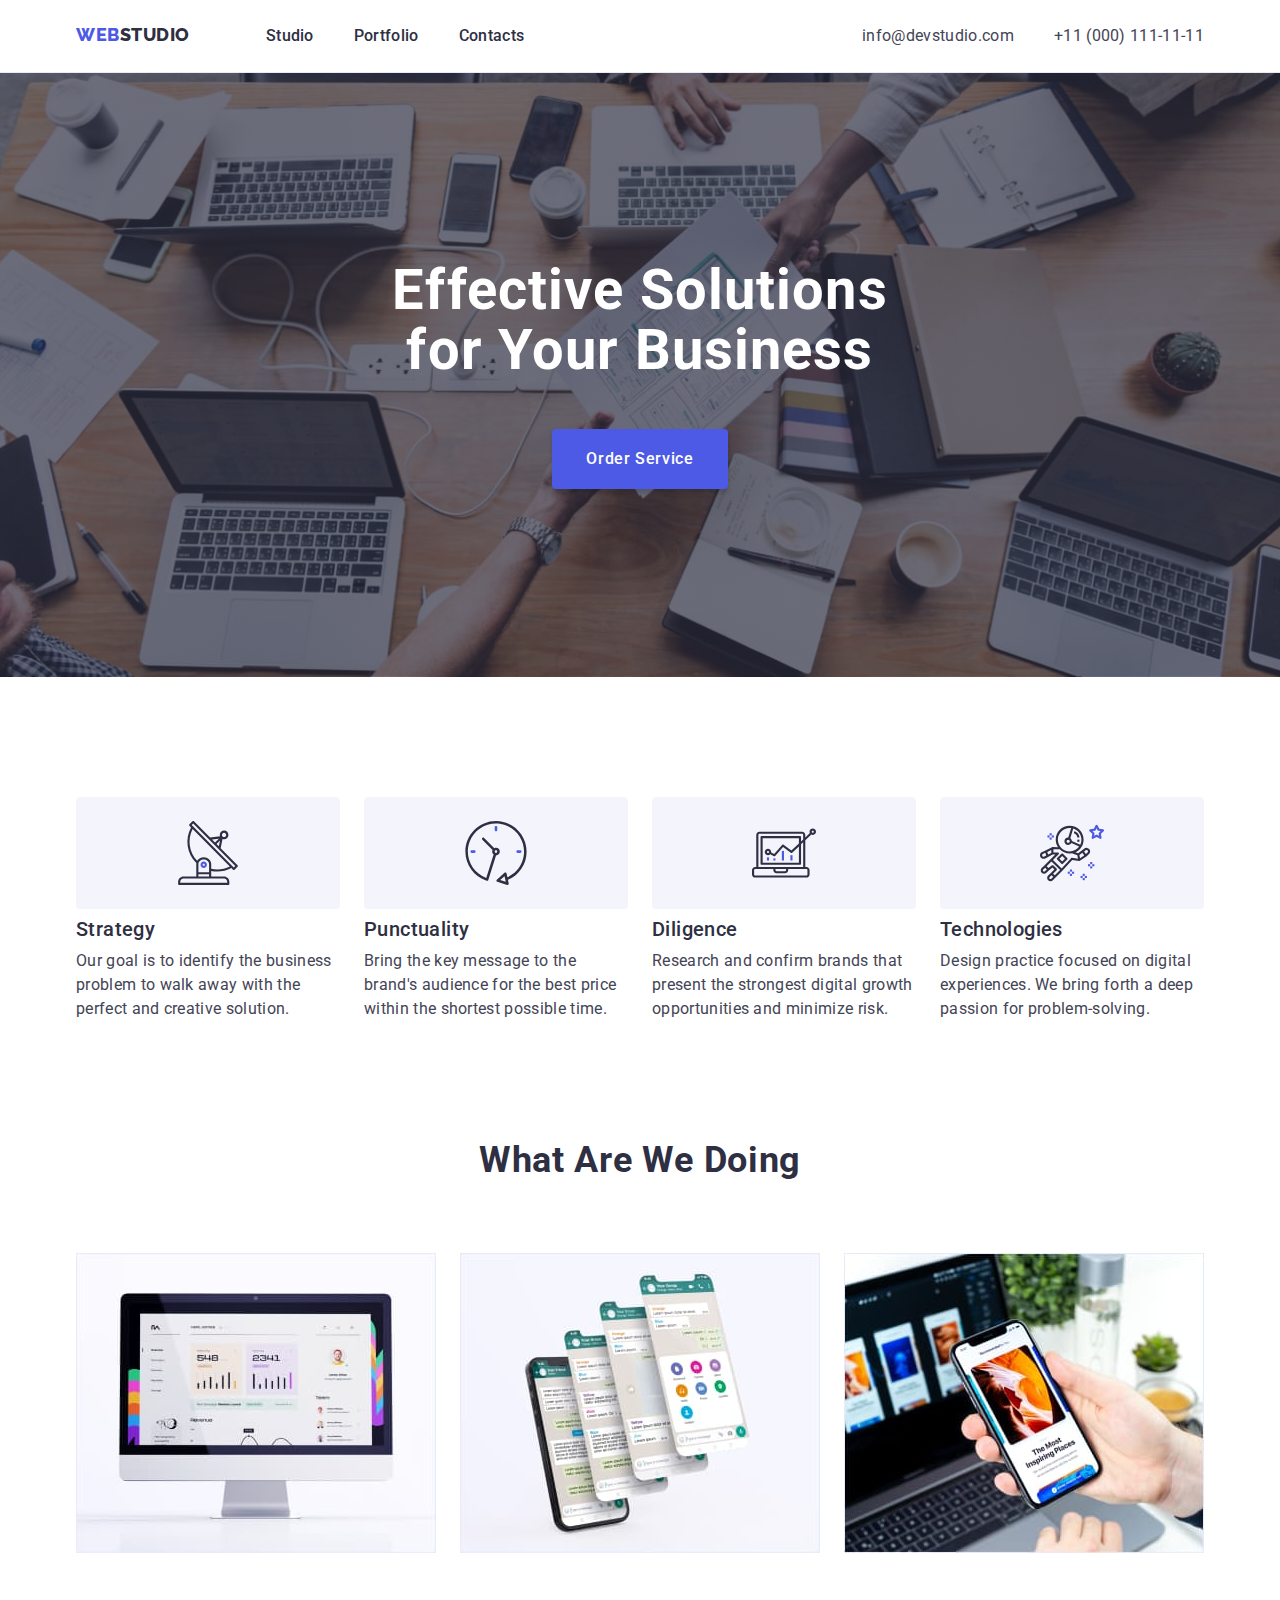
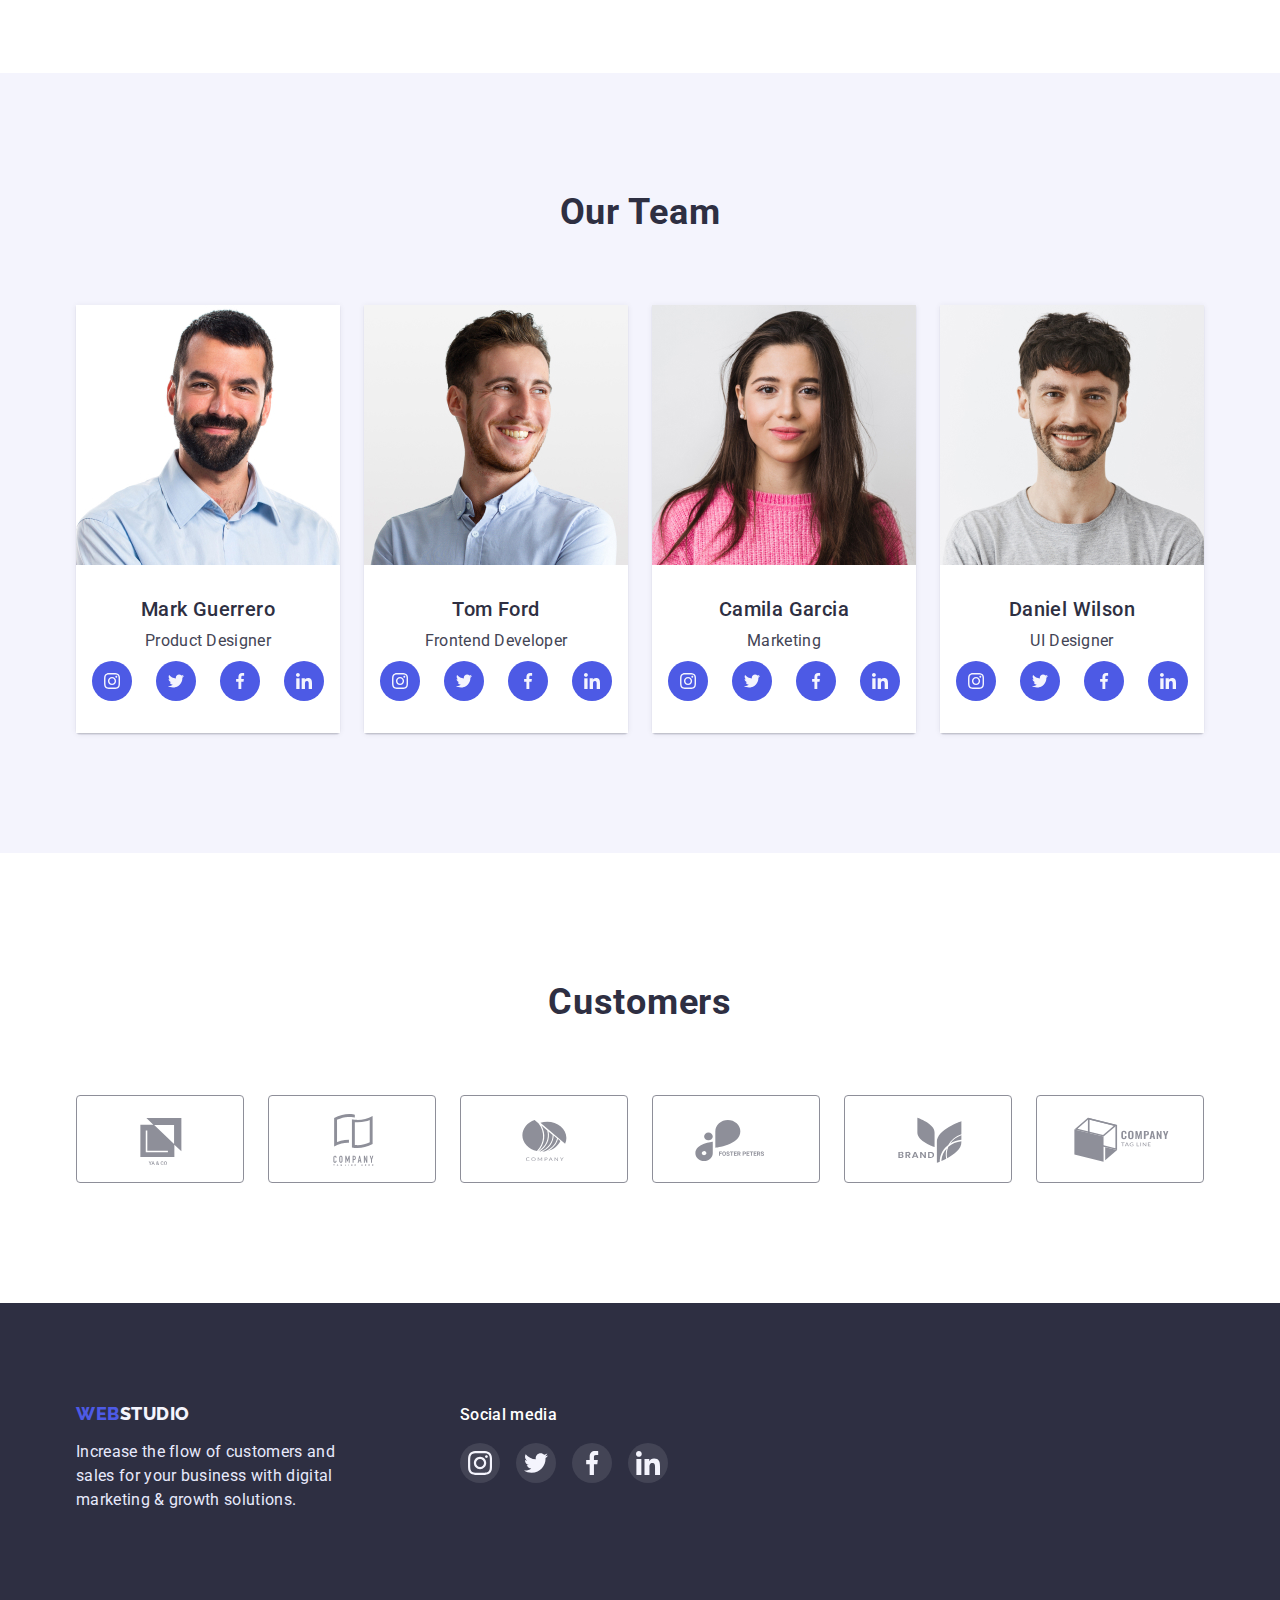
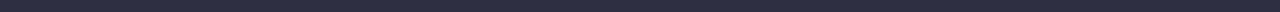
<file: index.html>
<!DOCTYPE html>
<html lang="en">
  <head>
    <meta charset="UTF-8" />
    <meta http-equiv="X-UA-Compatible" content="IE=edge" />
    <meta name="viewport" content="width=device-width, initial-scale=1.0" />
    <link rel="preconnect" href="https://fonts.googleapis.com" />
    <link rel="preconnect" href="https://fonts.gstatic.com" crossorigin />
    <link
      href="https://fonts.googleapis.com/css2?family=Raleway:wght@800&family=Roboto:wght@400;500;700&display=swap"
      rel="stylesheet"
    />
    <link
      rel="stylesheet"
      href="https://cdnjs.cloudflare.com/ajax/libs/modern-normalize/1.1.0/modern-normalize.min.css"
    />
    <link rel="stylesheet" href="./css/styles.css" />
    <title>WebStudio</title>
  </head>
  <body>
    <header class="header">
      <div class="header__container container">
        <!-- NAVIGATIONS -->
        <nav class="header__navigation">
          <a class="header__logo link" href="./index.html"
            >WEB<span class="header__span">Studio</span></a
          >
          <ul class="header__navigation-list list">
            <li class="header__navigation-item">
              <a class="header__navigation-link link" href="./index.html"
                >Studio</a
              >
            </li>
            <li class="header__navigation-item">
              <a class="header__navigation-link link" href="./portfolio.html"
                >Portfolio</a
              >
            </li>
            <li class="header__navigation-item">
              <a class="header__navigation-link link" href="">Contacts</a>
            </li>
          </ul>
        </nav>

        <address class="header__address">
          <ul class="header__address-list list">
            <li class="header__address-item">
              <a
                class="header__adress-link link"
                href="mailto:info@devstudio.com"
                >info@devstudio.com</a
              >
            </li>
            <li class="header__address-item">
              <a class="header__adress-link link" href="tel:+11(000)111-11-11"
                >+11 (000) 111-11-11</a
              >
            </li>
          </ul>
        </address>
      </div>
    </header>

    <!--------------------------- HERO SECTION--------------------------------->
    <main>
      <section class="section hero">
        <div class="container">
          <h1 class="hero-title">Effective Solutions for Your Business</h1>
          <button class="hero__button" type="button">Order Service</button>
        </div>
      </section>

      <!---------- PRIVILAGE SECTION ---------->
      <section class="section section__privilage">
        <div class="container">
          <h2 class="visually-hidden">our privilage</h2>
          <ul class="privilage__list list">
            <li class="privilage__item icon1">
              <h3 class="privilage__title">Strategy</h3>
              <p class="privilage__text">
                Our goal is to identify the business problem to walk away with
                the perfect and creative solution.
              </p>
            </li>
            <li class="privilage__item icon2">
              <h3 class="privilage__title">Punctuality</h3>
              <p class="privilage__text">
                Bring the key message to the brand's audience for the best price
                within the shortest possible time.
              </p>
            </li>
            <li class="privilage__item icon3">
              <h3 class="privilage__title">Diligence</h3>
              <p class="privilage__text">
                Research and confirm brands that present the strongest digital
                growth opportunities and minimize risk.
              </p>
            </li>
            <li class="privilage__item icon4">
              <h3 class="privilage__title">Technologies</h3>
              <p class="privilage__text">
                Design practice focused on digital experiences. We bring forth a
                deep passion for problem-solving.
              </p>
            </li>
          </ul>
        </div>
      </section>

      <!--------------SECTION WHAT WE ARE DOING ------------->
      <section class="section what">
        <div class="container">
          <h2 class="section__what-title">What are we doing</h2>
          <ul class="section__what-list list">
            <li class="section__what-item">
              <img
                class="section__what-photo"
                src="./images/about/img1.jpg"
                alt="monitor"
                width="360"
                height="300"
              />
            </li>
            <li class="section__what-item">
              <img
                class="section__what-photo"
                src="./images/about/img2.jpg"
                alt="smatrphone"
                width="360"
                height="300"
              />
            </li>
            <li class="section__what-item">
              <img
                class="section__what-photo"
                src="./images/about/img3.jpg"
                alt="phone and laptop"
                width="360"
                height="300"
              />
            </li>
          </ul>
        </div>
      </section>

      <!----------------- SECTION  TEAM  ------------------>
      <section class="section section__team">
        <div class="container">
          <h2 class="section__team-title">Our Team</h2>
          <ul class="section__team-list list">
            <li class="section__team-item">
              <img
                class="section__team-photo"
                src="./images/employees/foto1.jpg"
                alt="photo mark"
                width="264"
                height="260"
              />
              <div class="team__wrapper">
                <h3 class="section__team-sabtitle">Mark Guerrero</h3>
                <p class="section__team-text">Product Designer</p>
                <ul class="team__list-link">
                  <li class="section__team-item-link">
                    <a
                      class="link_team"
                      href="https://instagram.com"
                      aria-label="icon-instagram"
                    >
                      <svg width="16" height="16">
                        <use
                          href="./images/svg/socialweb/symbol-defs.svg#icon-instagram-2"
                        ></use>
                      </svg>
                    </a>
                  </li>
                  <li class="section-team-item-link">
                    <a
                      class="link_team"
                      href="https://twitter.com"
                      aria-label="icon-twitter"
                    >
                      <svg width="16" height="16">
                        <use
                          href="./images/svg/socialweb/symbol-defs.svg#icon-twitter-1"
                        ></use>
                      </svg>
                    </a>
                  </li>
                  <li class="section-team-item-link">
                    <a
                      class="link_team"
                      href="https://facebook.com"
                      aria-label="icon-facebook"
                    >
                      <svg width="16" height="16">
                        <use
                          href="./images/svg/socialweb/symbol-defs.svg#icon-facebook-1"
                        ></use>
                      </svg>
                    </a>
                  </li>
                  <li class="section-team-item-link">
                    <a
                      class="link_team"
                      href="https://linkedin.com"
                      aria-label="icon-linkedin"
                    >
                      <svg width="16" height="16">
                        <use
                          href="./images/svg/socialweb/symbol-defs.svg#icon-linkedin-1"
                        ></use>
                      </svg>
                    </a>
                  </li>
                </ul>
              </div>
            </li>

            <li class="section__team-item">
              <img
                class="section__team-photo"
                src="./images/employees/foto2.jpg"
                alt="photo tom"
                width="264"
                height="260"
              />
              <div class="team__wrapper">
                <h3 class="section__team-sabtitle">Tom Ford</h3>
                <p class="section__team-text">Frontend Developer</p>
                <ul class="team__list-link">
                  <li class="section__team-item-link">
                    <a
                      class="link_team"
                      href="https://instagram.com"
                      aria-label="icon-instagram"
                    >
                      <svg width="16" height="16">
                        <use
                          href="./images/svg/socialweb/symbol-defs.svg#icon-instagram-2"
                        ></use>
                      </svg>
                    </a>
                  </li>
                  <li class="section-team-item-link">
                    <a
                      class="link_team"
                      href="https://twitter.com"
                      aria-label="icon-twitter"
                    >
                      <svg width="16" height="16">
                        <use
                          href="./images/svg/socialweb/symbol-defs.svg#icon-twitter-1"
                        ></use>
                      </svg>
                    </a>
                  </li>
                  <li class="section-team-item-link">
                    <a
                      class="link_team"
                      href="https://facebook.com"
                      aria-label="icon-facebook"
                    >
                      <svg width="16" height="16">
                        <use
                          href="./images/svg/socialweb/symbol-defs.svg#icon-facebook-1"
                        ></use>
                      </svg>
                    </a>
                  </li>
                  <li class="section-team-item-link">
                    <a
                      class="link_team"
                      href="https://linkedin.com"
                      aria-label="icon-linkedin"
                    >
                      <svg width="16" height="16">
                        <use
                          href="./images/svg/socialweb/symbol-defs.svg#icon-linkedin-1"
                        ></use>
                      </svg>
                    </a>
                  </li>
                </ul>
              </div>
            </li>

            <li class="section__team-item">
              <img
                class="section__team-photo"
                src="./images/employees/foto3.jpg"
                alt="photo camila"
                width="264"
                height="260"
              />
              <div class="team__wrapper">
                <h3 class="section__team-sabtitle">Camila Garcia</h3>
                <p class="section__team-text">Marketing</p>
                <ul class="team__list-link">
                  <li class="section__team-item-link">
                    <a
                      class="link_team"
                      href="https://instagram.com"
                      aria-label="icon-instagram"
                    >
                      <svg width="16" height="16">
                        <use
                          href="./images/svg/socialweb/symbol-defs.svg#icon-instagram-2"
                        ></use>
                      </svg>
                    </a>
                  </li>
                  <li class="section-team-item-link">
                    <a
                      class="link_team"
                      href="https://twitter.com"
                      aria-label="icon-twitter"
                    >
                      <svg width="16" height="16">
                        <use
                          href="./images/svg/socialweb/symbol-defs.svg#icon-twitter-1"
                        ></use>
                      </svg>
                    </a>
                  </li>
                  <li class="section-team-item-link">
                    <a
                      class="link_team"
                      href="https://facebook.com"
                      aria-label="icon-facebook"
                    >
                      <svg width="16" height="16">
                        <use
                          href="./images/svg/socialweb/symbol-defs.svg#icon-facebook-1"
                        ></use>
                      </svg>
                    </a>
                  </li>
                  <li class="section-team-item-link">
                    <a
                      class="link_team"
                      href="https://linkedin.com"
                      aria-label="icon-linkedin"
                    >
                      <svg width="16" height="16">
                        <use
                          href="./images/svg/socialweb/symbol-defs.svg#icon-linkedin-1"
                        ></use>
                      </svg>
                    </a>
                  </li>
                </ul>
              </div>
            </li>

            <li class="section__team-item">
              <img
                class="section__team-photo"
                src="./images/employees/foto4.jpg"
                alt="photo daniel"
                width="264"
                height="260"
              />
              <div class="team__wrapper">
                <h3 class="section__team-sabtitle">Daniel Wilson</h3>
                <p class="section__team-text">UI Designer</p>
                <ul class="team__list-link">
                  <li class="section__team-item-link">
                    <a
                      class="link_team"
                      href="https://instagram.com"
                      aria-label="icon-instagram"
                    >
                      <svg width="16" height="16">
                        <use
                          href="./images/svg/socialweb/symbol-defs.svg#icon-instagram-2"
                        ></use>
                      </svg>
                    </a>
                  </li>
                  <li class="section-team-item-link">
                    <a
                      class="link_team"
                      href="https://twitter.com"
                      aria-label="icon-twitter"
                    >
                      <svg width="16" height="16">
                        <use
                          href="./images/svg/socialweb/symbol-defs.svg#icon-twitter-1"
                        ></use>
                      </svg>
                    </a>
                  </li>
                  <li class="section-team-item-link">
                    <a
                      class="link_team"
                      href="https://facebook.com"
                      aria-label="icon-facebook"
                    >
                      <svg width="16" height="16">
                        <use
                          href="./images/svg/socialweb/symbol-defs.svg#icon-facebook-1"
                        ></use>
                      </svg>
                    </a>
                  </li>
                  <li class="section-team-item-link">
                    <a
                      class="link_team"
                      href="https://linkedin.com"
                      aria-label="icon-linkedin"
                    >
                      <svg width="16" height="16">
                        <use
                          href="./images/svg/socialweb/symbol-defs.svg#icon-linkedin-1"
                        ></use>
                      </svg>
                    </a>
                  </li>
                </ul>
              </div>
            </li>
          </ul>
        </div>
      </section>

      <!------------------- SECTION CUSTOMERS ---------------------->
      <section class="customers">
        <div class="container">
          <h3 class="customers__title">Customers</h3>
          <ul class="customers__list">
            <li class="customers__item">
              <a class="customers__link" href=""
                ><svg class="customers-icon" width="104" height="56">
                  <use
                    href="./images/svg/socialweb/sprite.svg#icon-Logo1"
                  ></use></svg
              ></a>
            </li>
            <li class="customers__item">
              <a class="customers__link" href=""
                ><svg class="customers-icon" width="104" height="56">
                  <use
                    href="./images/svg/socialweb/sprite.svg#icon-Logo2"
                  ></use></svg
              ></a>
            </li>
            <li class="customers__item">
              <a class="customers__link" href=""
                ><svg class="customers-icon" width="104" height="56">
                  <use
                    href="./images/svg/socialweb/sprite.svg#icon-Logo3"
                  ></use></svg
              ></a>
            </li>
            <li class="customers__item">
              <a class="customers__link" href=""
                ><svg class="customers-icon" width="104" height="56">
                  <use
                    href="./images/svg/socialweb/sprite.svg#icon-Logo4"
                  ></use></svg
              ></a>
            </li>
            <li class="customers__item">
              <a class="customers__link" href=""
                ><svg class="customers-icon" width="104" height="56">
                  <use
                    href="./images/svg/socialweb/sprite.svg#icon-Logo5"
                  ></use></svg
              ></a>
            </li>
            <li class="customers__item">
              <a class="customers__link" href=""
                ><svg class="customers-icon" width="104" height="56">
                  <use
                    href="./images/svg/socialweb/sprite.svg#icon-Logo6"
                  ></use>
                </svg>
              </a>
            </li>
          </ul>
        </div>
      </section>
    </main>

    <!--------------- SECTION FOOTER -------------->
    <footer class="footer">
      <div class="footer-container">
        <div class="footer-flex">
          <div>
            <a class="lo__go-link" href="index.html"
              >WEB<span class="footer-logo">Studio</span></a
            >
            <p class="footer-text">
              Increase the flow of customers and sales for your business with
              digital marketing & growth solutions.
            </p>
          </div>
          <div class="footer-flex-block">
            <h3 class="social-media">Social media</h3>
            <ul class="social-links footer-links">
              <li class="social-item">
                <a
                  href="https://instagram.com"
                  aria-label="icon-instagram"
                  class="links"
                >
                  <svg class="link-icon" width="24" height="24">
                    <use
                      href="./images/svg/socialweb/symbol-defs.svg#icon-instagram-2"
                    ></use>
                  </svg>
                </a>
              </li>
              <li class="social-item">
                <a
                  href="https://twitter.com"
                  aria-label="icon-twitter"
                  class="links"
                >
                  <svg class="link-icon" width="24" height="24">
                    <use
                      href="./images/svg/socialweb/symbol-defs.svg#icon-twitter-1"
                    ></use>
                  </svg>
                </a>
              </li>
              <li class="social-item">
                <a
                  href="https://facebook.com"
                  aria-label="icon-facebook"
                  class="links"
                >
                  <svg class="link-icon" width="24" height="24">
                    <use
                      href="./images/svg/socialweb/symbol-defs.svg#icon-facebook-1"
                    ></use>
                  </svg>
                </a>
              </li>
              <li class="social-item">
                <a
                  href="https://linkedin.com"
                  aria-label="icon-linkedin"
                  class="links"
                >
                  <svg class="link-icon" width="24" height="24">
                    <use
                      href="./images/svg/socialweb/symbol-defs.svg#icon-linkedin-1"
                    ></use>
                  </svg>
                </a>
              </li>
            </ul>
          </div>
        </div>
      </div>
    </footer>
  </body>
</html>
</file>
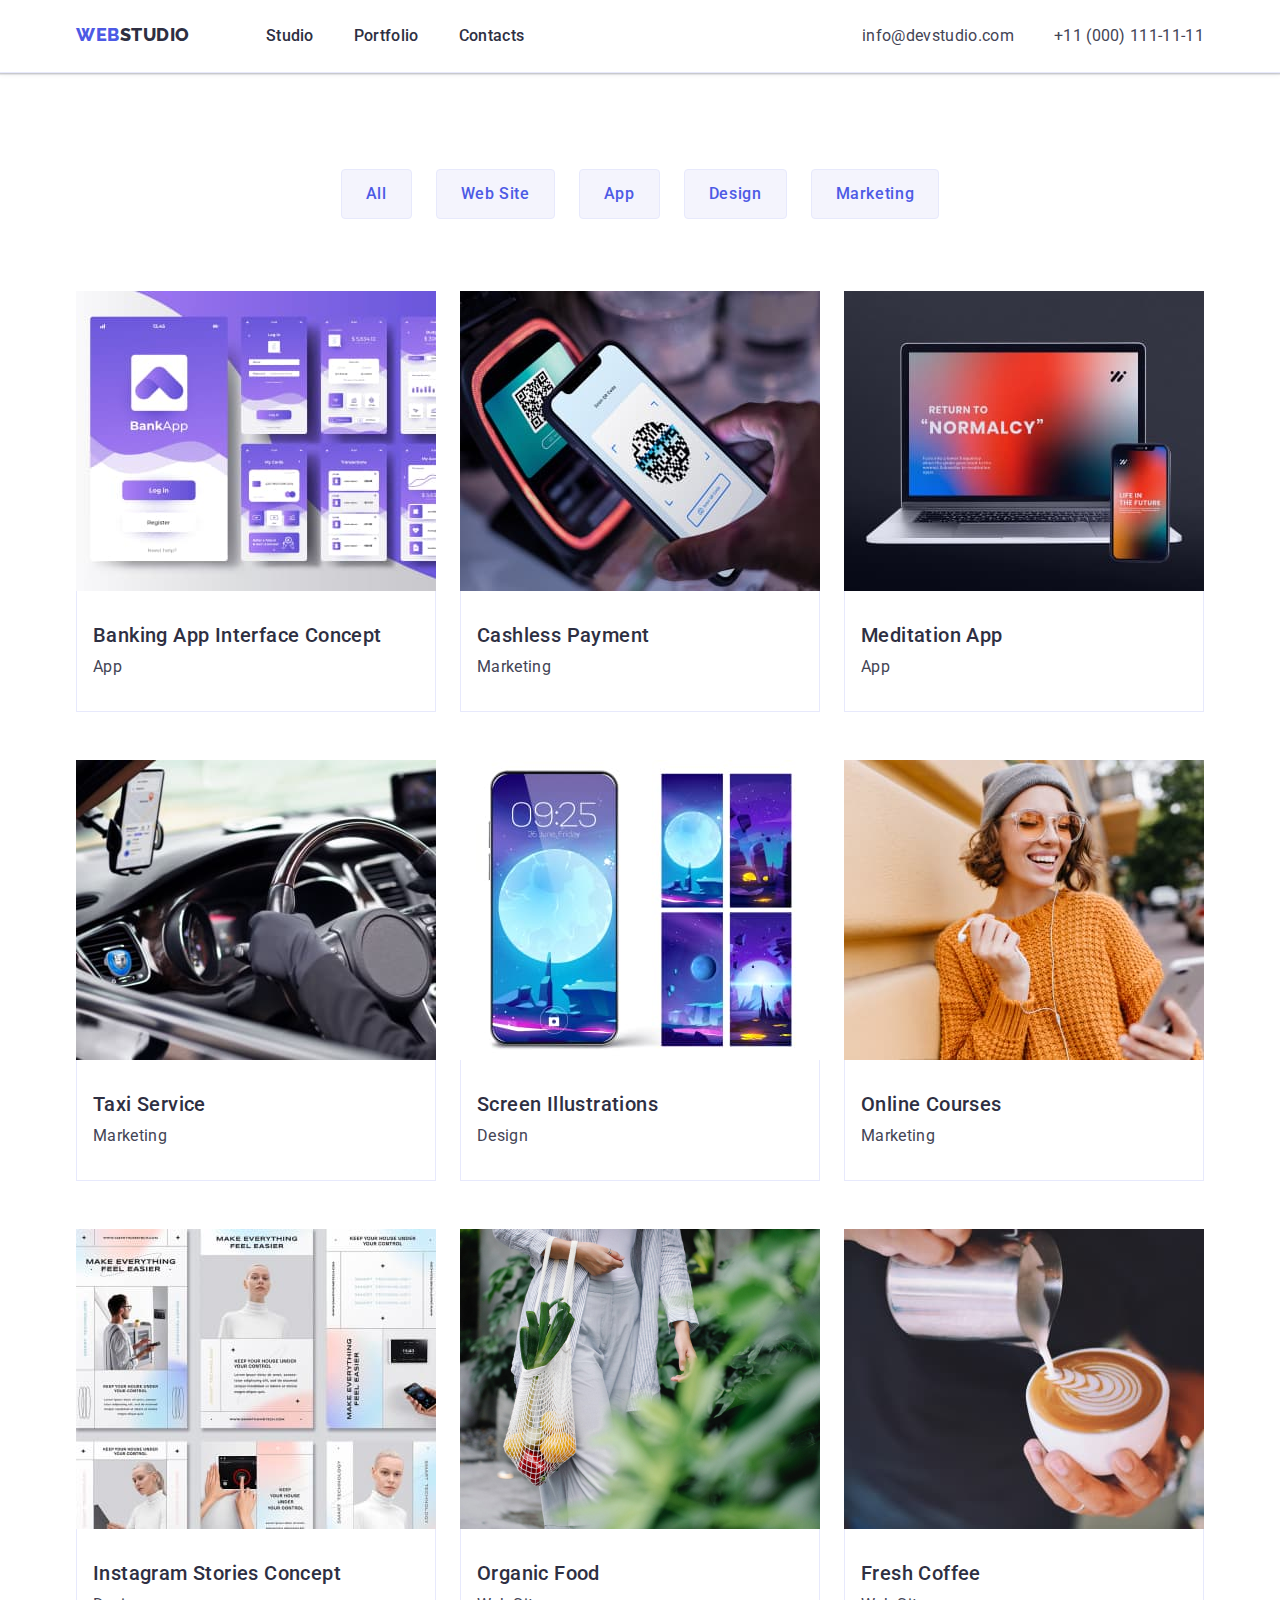
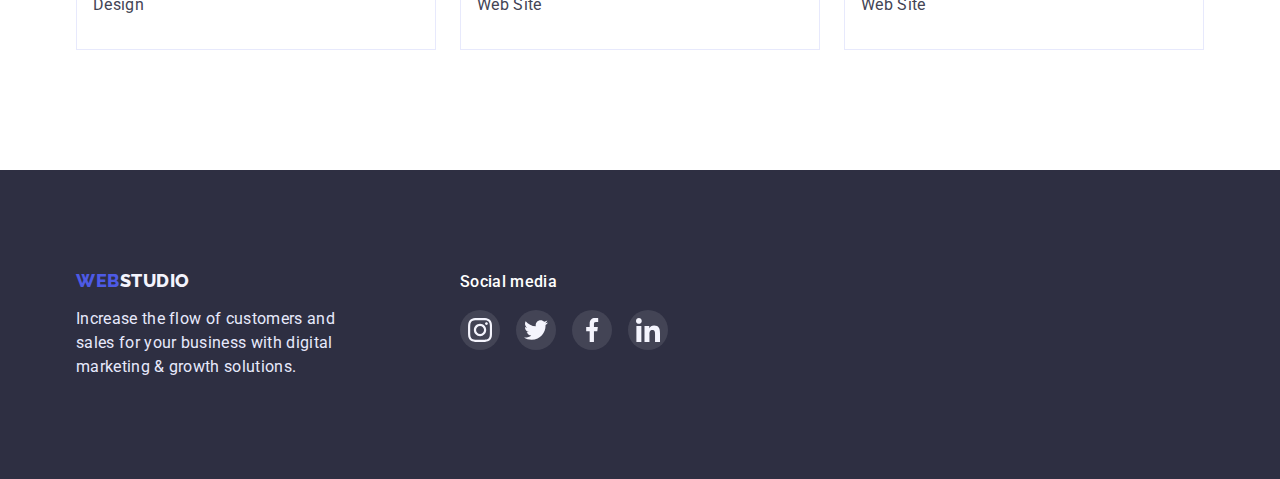
<file: portfolio.html>
<!DOCTYPE html>
<html lang="en">
  <head>
    <meta charset="UTF-8" />
    <meta http-equiv="X-UA-Compatible" content="IE=edge" />
    <meta name="viewport" content="width=device-width, initial-scale=1.0" />
    <link rel="preconnect" href="https://fonts.googleapis.com" />
    <link rel="preconnect" href="https://fonts.gstatic.com" crossorigin />
    <link
      href="https://fonts.googleapis.com/css2?family=Raleway:wght@800&family=Roboto:wght@400;500;700&display=swap"
      rel="stylesheet"
    />
    <link
      rel="stylesheet"
      href="https://cdnjs.cloudflare.com/ajax/libs/modern-normalize/1.1.0/modern-normalize.min.css"
    />

    <link rel="stylesheet" href="./css/styles.css" />
    <title>portfolio</title>
  </head>
  <body>
    <header class="header">
      <div class="header__container container">
        <nav class="header__navigation">
          <a class="header__logo link" href="./index.html"
            >WEB<span class="header__span">Studio</span></a
          >
          <ul class="header__navigation-list list">
            <li class="header__navigation-item">
              <a class="header__navigation-link link" href="./index.html"
                >Studio</a
              >
            </li>
            <li class="header__navigation-item">
              <a class="header__navigation-link link" href="./portfolio.html"
                >Portfolio</a
              >
            </li>
            <li class="header__navigation-item">
              <a class="header__navigation-link link" href="">Contacts</a>
            </li>
          </ul>
        </nav>

        <!------------------- SECTION ADDRESS ---------------------->
        <address class="header__address">
          <ul class="header__address-list list">
            <li class="header__address-item">
              <a
                class="header__adress-link link"
                href="mailto:info@devstudio.com"
                >info@devstudio.com</a
              >
            </li>
            <li class="header__address-item">
              <a class="header__adress-link link" href="tel:+11(000)111-11-11"
                >+11 (000) 111-11-11</a
              >
            </li>
          </ul>
        </address>
      </div>
    </header>

    <!------------------- SECTION PORTFOLIO ---------------------->
    <main>
      <section class="menu portfolio__section">
        <div class="container">
          <h1 class="visually-hidden">portfolio</h1>
          <ul class="section__button-list list">
            <li class="section__button-item">
              <button class="section__button" type="button">All</button>
            </li>
            <li class="section__button-item">
              <button class="section__button" type="button">Web Site</button>
            </li>
            <li class="section__button-item">
              <button class="section__button" type="button">App</button>
            </li>
            <li class="section__button-item">
              <button class="section__button" type="button">Design</button>
            </li>
            <li class="section__button-item">
              <button class="section__button" type="button">Marketing</button>
            </li>
          </ul>

          <ul class="portfolio__section-list list">
            <li class="portfolio__section-item">
              <a class="portfolio__section-link link" href="">
                <img
                  class="portfolio__section-photo"
                  src="./images/projects/img1.jpg"
                  alt="Banking App Interface Concept"
                  width="360"
                />
                <div class="border">
                  <h2 class="portfolio__section-title">
                    Banking App Interface Concept
                  </h2>
                  <p class="portfolio__section-text">App</p>
                </div>
              </a>
            </li>
            <li class="portfolio__section-item">
              <a class="portfolio__section-link link" href="">
                <img
                  class="portfolio__section-photo"
                  src="./images/projects/img2.jpg"
                  alt="Cashless Payment"
                  width="360"
                />
                <div class="border">
                  <h2 class="portfolio__section-title">Cashless Payment</h2>
                  <p class="portfolio__section-text">Marketing</p>
                </div>
              </a>
            </li>
            <li class="portfolio__section-item">
              <a class="portfolio__section-link link" href="">
                <img
                  class="portfolio__section-photo"
                  src="./images/projects/img3.jpg"
                  alt="Meditation App"
                  width="360"
                />
                <div class="border">
                  <h2 class="portfolio__section-title">Meditation App</h2>
                  <p class="portfolio__section-text">App</p>
                </div>
              </a>
            </li>
            <li class="portfolio__section-item">
              <a class="portfolio__section-link link" href="">
                <img
                  class="portfolio__section-photo"
                  src="./images/projects/img4.jpg"
                  alt="Taxi Service"
                  width="360"
                />
                <div class="border">
                  <h2 class="portfolio__section-title">Taxi Service</h2>
                  <p class="portfolio__section-text">Marketing</p>
                </div>
              </a>
            </li>
            <li class="portfolio__section-item">
              <a class="portfolio__section-link link" href="">
                <img
                  class="portfolio__section-photo"
                  src="./images/projects/img5.jpg"
                  alt="Seen Illustrationscr"
                  width="360"
                />
                <div class="border">
                  <h2 class="portfolio__section-title">Screen Illustrations</h2>
                  <p class="portfolio__section-text">Design</p>
                </div>
              </a>
            </li>
            <li class="portfolio__section-item">
              <a class="portfolio__section-link link" href="">
                <img
                  class="portfolio__section-photo"
                  src="./images/projects/img6.jpg"
                  alt="Online Courses"
                  width="360"
                />
                <div class="border">
                  <h2 class="portfolio__section-title">Online Courses</h2>
                  <p class="portfolio__section-text">Marketing</p>
                </div></a
              >
            </li>
            <li class="portfolio__section-item">
              <a class="portfolio__section-link link" href=""
                ><img
                  class="portfolio__section-photo"
                  src="./images/projects/img7.jpg"
                  alt="Instagram Stories Concept"
                  width="360"
                />
                <div class="border">
                  <h2 class="portfolio__section-title">
                    Instagram Stories Concept
                  </h2>
                  <p class="portfolio__section-text">Design</p>
                </div></a
              >
            </li>
            <li class="portfolio__section-item">
              <a class="portfolio__section-link link" href=""
                ><img
                  class="portfolio__section-photo"
                  src="./images/projects/img8.jpg"
                  alt="Organic Food"
                  width="360"
                />
                <div class="border">
                  <h2 class="portfolio__section-title">Organic Food</h2>
                  <p class="portfolio__section-text">Web Site</p>
                </div></a
              >
            </li>
            <li class="portfolio__section-item">
              <a class="portfolio__section-link link" href=""
                ><img
                  class="portfolio__section-photo"
                  src="./images/projects/img9.jpg"
                  alt="Fresh Coffee"
                  width="360"
                />
                <div class="border">
                  <h2 class="portfolio__section-title">Fresh Coffee</h2>
                  <p class="portfolio__section-text">Web Site</p>
                </div></a
              >
            </li>
          </ul>
        </div>
      </section>
    </main>

    <footer class="footer">
      <div class="footer-container">
        <div class="footer-flex">
          <div>
            <a class="lo__go-link" href="index.html"
              >WEB<span class="footer-logo">Studio</span></a
            >
            <p class="footer-text">
              Increase the flow of customers and sales for your business with
              digital marketing & growth solutions.
            </p>
          </div>
          <div class="footer-flex-block">
            <h3 class="social-media">Social media</h3>
            <ul class="social-links footer-links">
              <li class="social-item">
                <a
                  href="https://instagram.com"
                  aria-label="icon-instagram"
                  class="links"
                >
                  <svg class="link-icon" width="24" height="24">
                    <use
                      href="./images/svg/socialweb/symbol-defs.svg#icon-instagram-2"
                    ></use>
                  </svg>
                </a>
              </li>
              <li class="social-item">
                <a
                  href="https://twitter.com"
                  aria-label="icon-twitter"
                  class="links"
                >
                  <svg class="link-icon" width="24" height="24">
                    <use
                      href="./images/svg/socialweb/symbol-defs.svg#icon-twitter-1"
                    ></use>
                  </svg>
                </a>
              </li>
              <li class="social-item">
                <a
                  href="https://facebook.com"
                  aria-label="icon-facebook"
                  class="links"
                >
                  <svg class="link-icon" width="24" height="24">
                    <use
                      href="./images/svg/socialweb/symbol-defs.svg#icon-facebook-1"
                    ></use>
                  </svg>
                </a>
              </li>
              <li class="social-item">
                <a
                  href="https://linkedin.com"
                  aria-label="icon-linkedin"
                  class="links"
                >
                  <svg class="link-icon" width="24" height="24">
                    <use
                      href="./images/svg/socialweb/symbol-defs.svg#icon-linkedin-1"
                    ></use>
                  </svg>
                </a>
              </li>
            </ul>
          </div>
        </div>
      </div>
    </footer>
  </body>
</html>
</file>
<file: css/styles.css>
:root {
  --bg-color: #ffffff;
  --logo-color-top: #4d5ae5;
  --color-text: #2e2f42;
  --seconari-text-color: #434455;
  --portfolio-button-bg-hover-color: #404bbf;
  --head-buttun-fon-color: #e7e9fc;
  --bg-color-fon-team: #f4f4fd;
  --fotter-text: #e7e9fc;
  --border-company-color: #8e8f99;
  --footer-hover-icon-color: #31d0aa;
}

/* ***** */
html {
  box-sizing: border-box;
}

body {
  font-family: 'Roboto', sans-serif;
  color: var(--seconari-text-color);
}

*,
*::after,
*::before {
  box-sizing: inherit;
}

/* СТИЛІ ДЛЯ ОБНУЛЕННЯ ВЕРХНІХ ВІДСТУПІВ У ЕЛЕМЕНТІВ  */
h1,
h2,
h3,
h4,
h5,
h6,
p {
  margin: 0;
}

/* КЛАС ДЛЯ ОБНУЛЕННЯ БАЗОВИХ ВЛАСТИВОСТЕЙ У СПИСКІВ (ul) */
ul {
  list-style: none;
  padding-left: 0;
  margin: 0;
}

/* КЛАСС ДЛЯ ОБНУЛЕННЯ БАЗОВИХ ВЛАСТИВОСТЕЙ У ПОСИЛАНЬ */
a {
  text-decoration: none;
  color: inherit;
}

/* ВЛАСТИВОСТІ ДЛЯ КОРЕКТНОГО ВІДОБРАЖЕННЯ КАРТИНОК */
img {
  display: block;
  max-width: 100%;
  height: auto;
}

/* ВЛАСТИВОСТІ ДЛЯ ОБНУЛЕННЯ КУРСИВА У ADDRESS */
address {
  font-style: normal;
}

/* УТІТЛИ */
.visually-hidden {
  position: absolute;
  width: 1px;
  height: 1px;
  margin: -1px;
  border: 0;
  padding: 0;

  white-space: nowrap;
  clip-path: inset(100%);
  clip: rect(0 0 0 0);
  overflow: hidden;
}

.section {
  padding: 120px 0;
}

.container {
  width: 1158px;
  padding-right: 15px;
  padding-left: 15px;
  margin: 0 auto;
}

/* My css */

/* HEADER SECTION */
.header {
  padding-top: 24px;
  padding-bottom: 24px;
  border-bottom: 1px solid var(--head-buttun-fon-color);
  box-shadow: 0px 2px 1px rgba(46, 47, 66, 0.08),
    0px 1px 1px rgba(46, 47, 66, 0.16), 0px 1px 6px rgba(46, 47, 66, 0.08);
}

.header__container {
  display: flex;
}

.header__navigation {
  display: flex;
}

.header__logo {
  font-family: 'Raleway', sans-serif;
  font-weight: 800;
  font-size: 18px;
  color: var(--logo-color-top);
  line-height: 1.17;
  letter-spacing: 0.03em;
  text-transform: uppercase;
  margin-right: 76px;
}

.header__span {
  color: var(--color-text);
}

.header__navigation-list {
  display: flex;
  gap: 40px;
}

.header__navigation-link {
  font-weight: 500;
  font-size: 16px;
  line-height: 1.5;
  letter-spacing: 0.02em;
  color: var(--color-text);
}

.header__navigation-link:hover,
.header__navigation-link:focus {
  color: var(--portfolio-button-bg-hover-color);
  border: var(--portfolio-button-bg-hover-color);
  border-radius: 2px;
}

/* ADDRESS SECTION */

.header__address {
  margin-left: auto;
  line-height: 1.5;
  letter-spacing: 0.02em;
  font-style: normal;
}

.header__address-list {
  display: flex;
  gap: 40px;
}

.header__adress-link {
  color: var(--seconari-text-color);
  line-height: 1.5;
  letter-spacing: 0.02em;
}

.header__adress-link:hover,
.header__adress-link:focus {
  color: var(--portfolio-button-bg-hover-color);
}

/* HERO SECTION */
.hero {
  background-color: var(--color-text);
  padding: 188px 0;
  background-image: linear-gradient(
      rgba(46, 47, 66, 0.7),
      rgba(46, 47, 66, 0.7)
    ),
    url(../images/people-office1.jpg);

  background-repeat: no-repeat;
  background-position: center;
  background-size: cover;
  margin-left: auto;
  margin-right: auto;
  max-width: 1440px;
}

.hero-title {
  width: 496px;
  text-align: center;
  font-weight: 700;
  font-size: 56px;
  line-height: 1.07;
  letter-spacing: 0.02em;
  color: var(--bg-color);
  margin: 0 auto 48px auto;
}

.hero__button {
  font-family: 'Roboto', sans-serif;
  font-weight: 500;
  font-size: 16px;
  line-height: 1.5;
  letter-spacing: 0.04em;
  color: var(--bg-color);
  background-color: var(--logo-color-top);
  box-shadow: 0px 4px 4px rgba(0, 0, 0, 0.15);
  border-radius: 4px;
  border-color: transparent;
  padding: 16px 32px;
  cursor: pointer;
  display: block;
  margin: 0 auto;
}

.hero__button:hover,
.hero__button:focus {
  background-color: var(--portfolio-button-bg-hover-color);
}

/* PRIVILAGE SECTION */
.privilage__list {
  display: flex;
  gap: 24px;
}

.privilage__item {
  width: calc((100% - 3 * 24px) / 4);
}

.privilage__item::before {
  content: '';
  display: block;
  height: 112px;
  order: 0;

  background-color: var(--bg-color-fon-team);
  border-radius: 4px;
  background-repeat: no-repeat;
  background-position: center;
}
.icon1::before {
  background-image: url(../images/svg/icon1.svg);
}
.icon2::before {
  background-image: url(../images/svg/icon2.svg);
}
.icon3::before {
  background-image: url(../images/svg/icon3.svg);
}
.icon4::before {
  background-image: url(../images/svg/icon4.svg);
}

.privilage__title {
  text-align: left;
  margin-top: 8px;
  margin-bottom: 8px;
  font-weight: 500;
  font-size: 20px;
  line-height: 1.2;
  letter-spacing: 0.02em;
  color: var(--color-text);
}

.privilage__text {
  text-align: left;
  line-height: 1.5;
  letter-spacing: 0.02em;
  color: var(--seconari-text-color);
}

/*SECTION WHAT */

.what {
  padding-top: 0;
}
.section__what-title {
  text-align: center;
  font-weight: 700;
  font-size: 36px;
  line-height: 1.11;
  text-align: center;
  letter-spacing: 0.02em;
  color: var(--color-text);
  text-transform: capitalize;
  margin-bottom: 72px;
}
.section__what-list {
  display: flex;
  gap: 24px;
}
.section__what-item {
  display: block;
}

.section__what-photo {
  display: block;
}

/* SECTION TEAM */
.section__team {
  background-color: var(--bg-color-fon-team);
  padding-top: 120px;
  padding-bottom: 120px;
}

.section__team-title {
  font-weight: 700;
  font-size: 36px;
  line-height: 1.11;
  text-align: center;
  text-transform: capitalize;
  letter-spacing: 0.02em;
  color: var(--color-text);

  margin-bottom: 72px;
}
.section__team-list {
  display: flex;
  gap: 24px;
}

.section__team-item {
  background-color: #ffffff;
  box-shadow: 0px 1px 6px rgba(46, 47, 66, 0.08),
    0px 1px 1px rgba(46, 47, 66, 0.16), 0px 2px 1px rgba(46, 47, 66, 0.08);
  border-radius: 0px 0px 4px 4px;
}
.section__team-item-link {
  display: flex;
  gap: 24px;
}

.link_team {
  display: flex;
  align-items: center;
  justify-content: center;
  width: 40px;
  height: 40px;
  border-radius: 50%;
  background-size: 20px;
  background-repeat: no-repeat;
  background-position: center;
  background-color: var(--logo-color-top);
}
.link_team:hover,
.link_team:focus {
  background-color: var(--portfolio-button-bg-hover-color);
}

.section__team-photo {
  display: block;
}
.section__team-sabtitle {
  text-align: center;
  font-weight: 500;
  font-size: 20px;
  line-height: 1.2;
  letter-spacing: 0.02em;
  margin-bottom: 8px;
  color: var(--color-text);
}
.team__wrapper {
  padding: 32px 16px;

  background-color: var(--bg-color);
}

.team__list-link {
  display: flex;
  gap: 24px;
}

.section__team-text {
  margin-top: 8px;
  margin-bottom: 8px;
  text-align: center;

  line-height: 1.5;
  text-align: center;
  letter-spacing: 0.02em;
  color: var(--seconari-text-color);
}

/*------------------- SECTION CUSTOMERS ----------------------> */

.customers {
  background-color: var(--bg-color);
  padding-top: 130px;
  padding-bottom: 120px;
}
.customers__title {
  font-size: 36px;
  line-height: 1.11;
  letter-spacing: 0.02em;
  text-transform: capitalize;
  color: var(--color-text);
  text-align: center;
  margin-bottom: 72px;
}
.customers__list {
  display: flex;
}
.customers__item:not(:last-child) {
  margin-right: 24px;
}

.customers__link {
  display: flex;
  justify-content: center;
  align-items: center;
  width: 168px;
  height: 88px;
  background-repeat: no-repeat;
  background-position: center;
  color: var(--border-company-color);

  border: 1px solid var(--border-company-color);
  border-radius: 4px;
}

.customers-icon {
  fill: currentColor;
  display: flex;
  justify-content: center;
}

.customers__link:hover,
.customers__link:focus {
  border-color: var(--portfolio-button-bg-hover-color);
  color: var(--portfolio-button-bg-hover-color);
}

/* ---------------PORTFOLIO PAGE------------------ */
.portfolio__section {
  padding-top: 96px;
}
/* .section-title {
} */

.menu {
  padding-top: 96px;
  padding-bottom: 120px;
}
.section__button-list {
  display: flex;
  gap: 24px;
  margin-bottom: 72px;
  justify-content: center;
}

/* .section__button-item {
} */

.section__button {
  font-family: 'Roboto', sans-serif;
  font-style: normal;
  font-weight: 500;
  font-size: 16px;
  line-height: 1.5;
  letter-spacing: 0.04em;
  background-color: var(--bg-color-fon-team);
  color: var(--logo-color-top);
  border: 1px solid var(--fotter-text);
  border-radius: 4px;
  cursor: pointer;
  display: flex;
  padding: 12px 24px;
}

.section__button:hover,
.section__button:focus {
  color: var(--bg-color);
  background-color: var(--portfolio-button-bg-hover-color);
  border: 1px solid var(--portfolio-button-bg-hover-color);
  box-shadow: 0px 3px 1px rgba(0, 0, 0, 0.1), 0px 2px 1px rgba(0, 0, 0, 0.08),
    0px 2px 2px rgba(0, 0, 0, 0.12);
}
.portfolio__section-list {
  list-style: none;
  display: flex;
  flex-wrap: wrap;
  margin-top: 72px;
  gap: 48px 24px;
}

.portfolio__section-item {
  width: 360px;
}

.portfolio__section-link {
  display: block;
}
.portfolio__section-link:hover,
.portfolio__section-link:focus {
  box-shadow: 0px 1px 6px rgba(46, 47, 66, 0.08),
    0px 1px 1px rgba(46, 47, 66, 0.16), 0px 2px 1px rgba(46, 47, 66, 0.08);
}

.portfolio__section-photo {
  display: block;
}

.portfolio__section-title {
  font-weight: 500;
  font-size: 20px;
  line-height: 1.2;
  letter-spacing: 0.02em;
  color: var(--color-text);
}
.border {
  border-left: 1px solid var(--fotter-text);
  border-right: 1px solid var(--fotter-text);
  border-bottom: 1px solid var(--fotter-text);
  padding: 32px 16px;
}

.portfolio__section-text {
  margin-top: 8px;
  text-align: left;

  font-size: 16px;
  line-height: 1.5;
  letter-spacing: 0.02em;
  color: var(--seconari-text-color);
}

/* ---------------FOOTER SECTION-------------------- */

.footer {
  background-color: var(--color-text);
  padding-top: 100px;
  padding-bottom: 100px;
}
.footer-flex {
  display: flex;
}
.footer-container {
  background-color: var(--color-text);
  padding-left: 15px;
  padding-right: 15px;
  max-width: 1158px;
  margin: auto;
}
.lo__go-link {
  display: block;
  font-family: 'Raleway', sans-serif;
  font-weight: 800;
  font-size: 18px;
  line-height: 1.17;
  letter-spacing: 0.03em;
  color: var(--logo-color-top);
  text-transform: uppercase;
  margin-bottom: 16px;
}

.footer-logo {
  color: var(--bg-color-fon-team);
}
.footer-text {
  width: 264px;
  color: var(--color-e7e9fc);
  line-height: 1.5;
  letter-spacing: 0.02em;
  color: var(--fotter-text);
}
.footer-flex-block {
  margin-left: 120px;
}
.social-media {
  font-weight: 500;
  font-size: 16px;
  line-height: 1.5;
  letter-spacing: 0.02em;
  color: var(--bg-color);
}
.social-item:not(:last-child) {
  margin-right: 16px;
}
.social-links {
  margin-top: 16px;
  display: flex;
}
.social-links .links {
  display: flex;
  justify-content: center;
  align-items: center;
  width: 40px;
  height: 40px;
  border-radius: 50%;
  background-size: 20px;
  background-repeat: no-repeat;
  background-position: center;
  color: var(--logo-footer-color);
}
/* .footer-links {
        } */
.links {
  background-color: var(--seconari-text-color);
}
.links:hover,
.links:focus {
  background-color: var(--footer-hover-icon-color);
}
</file>
